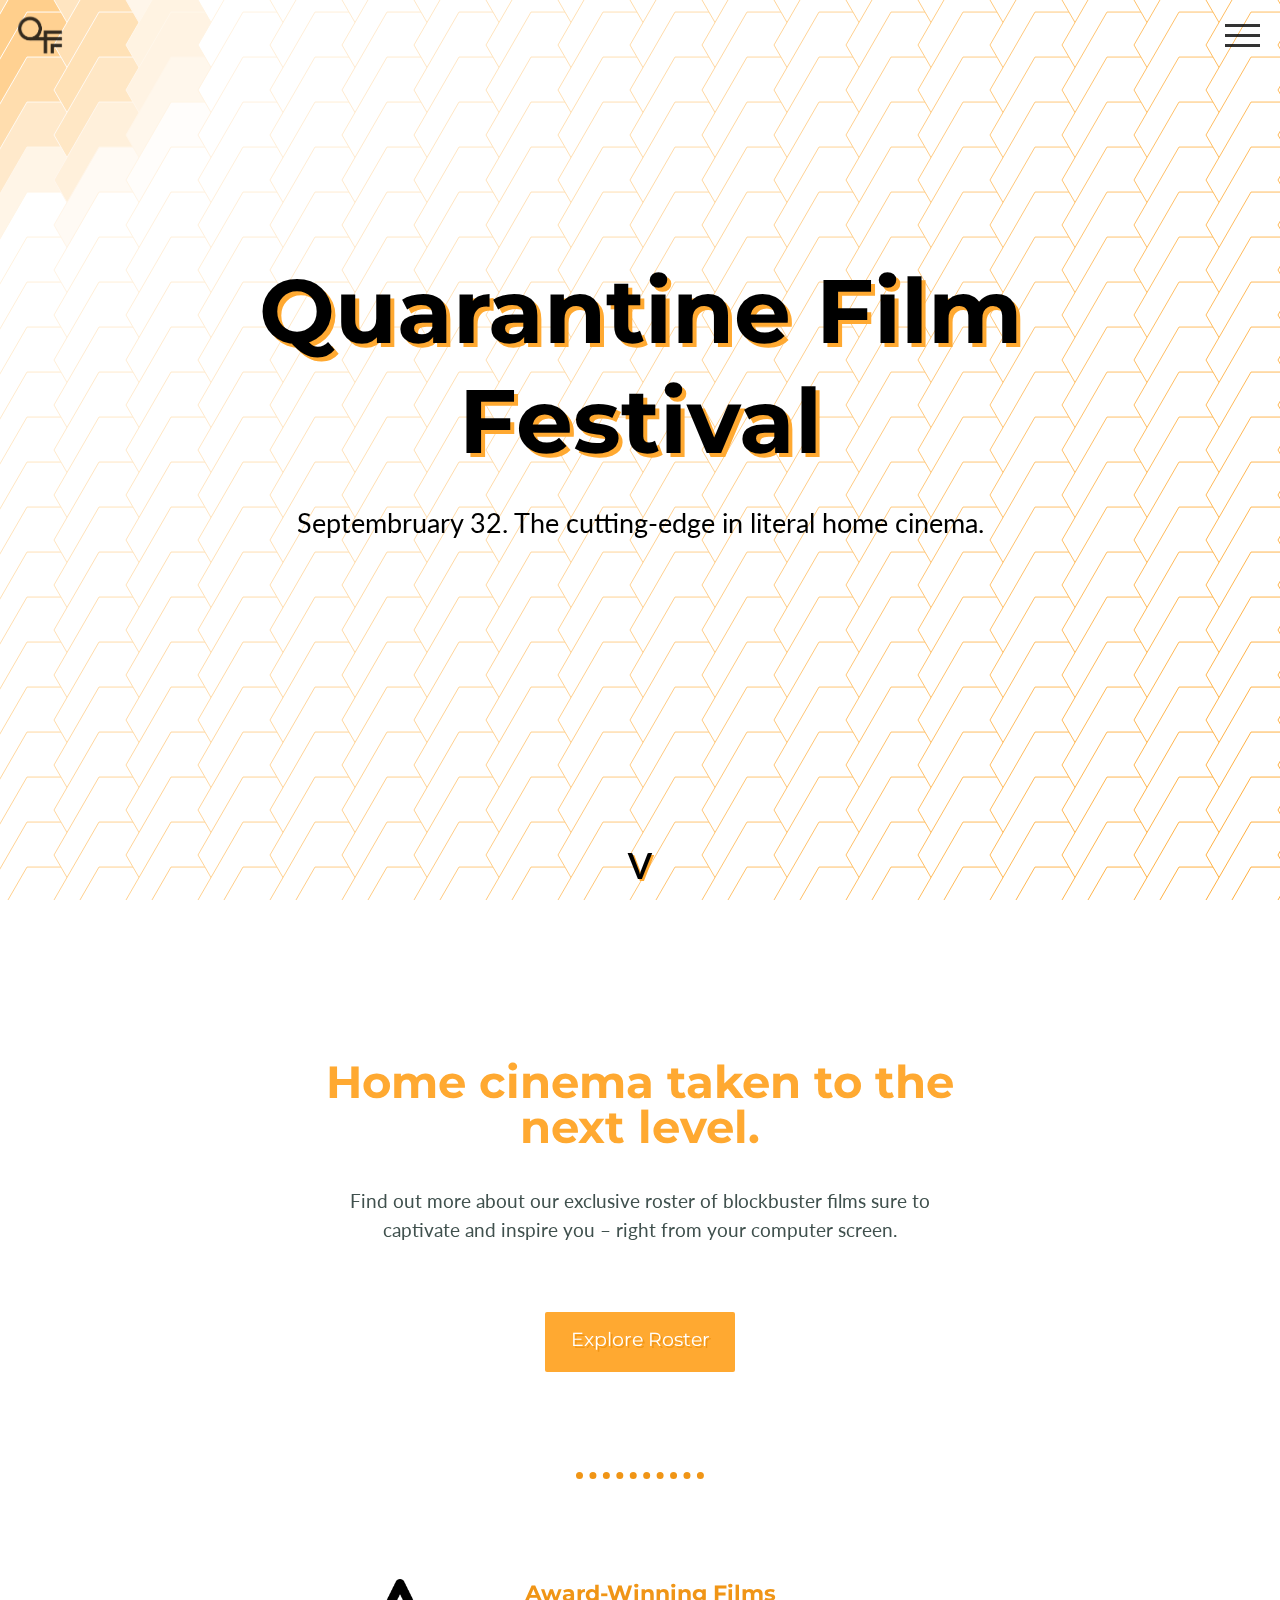
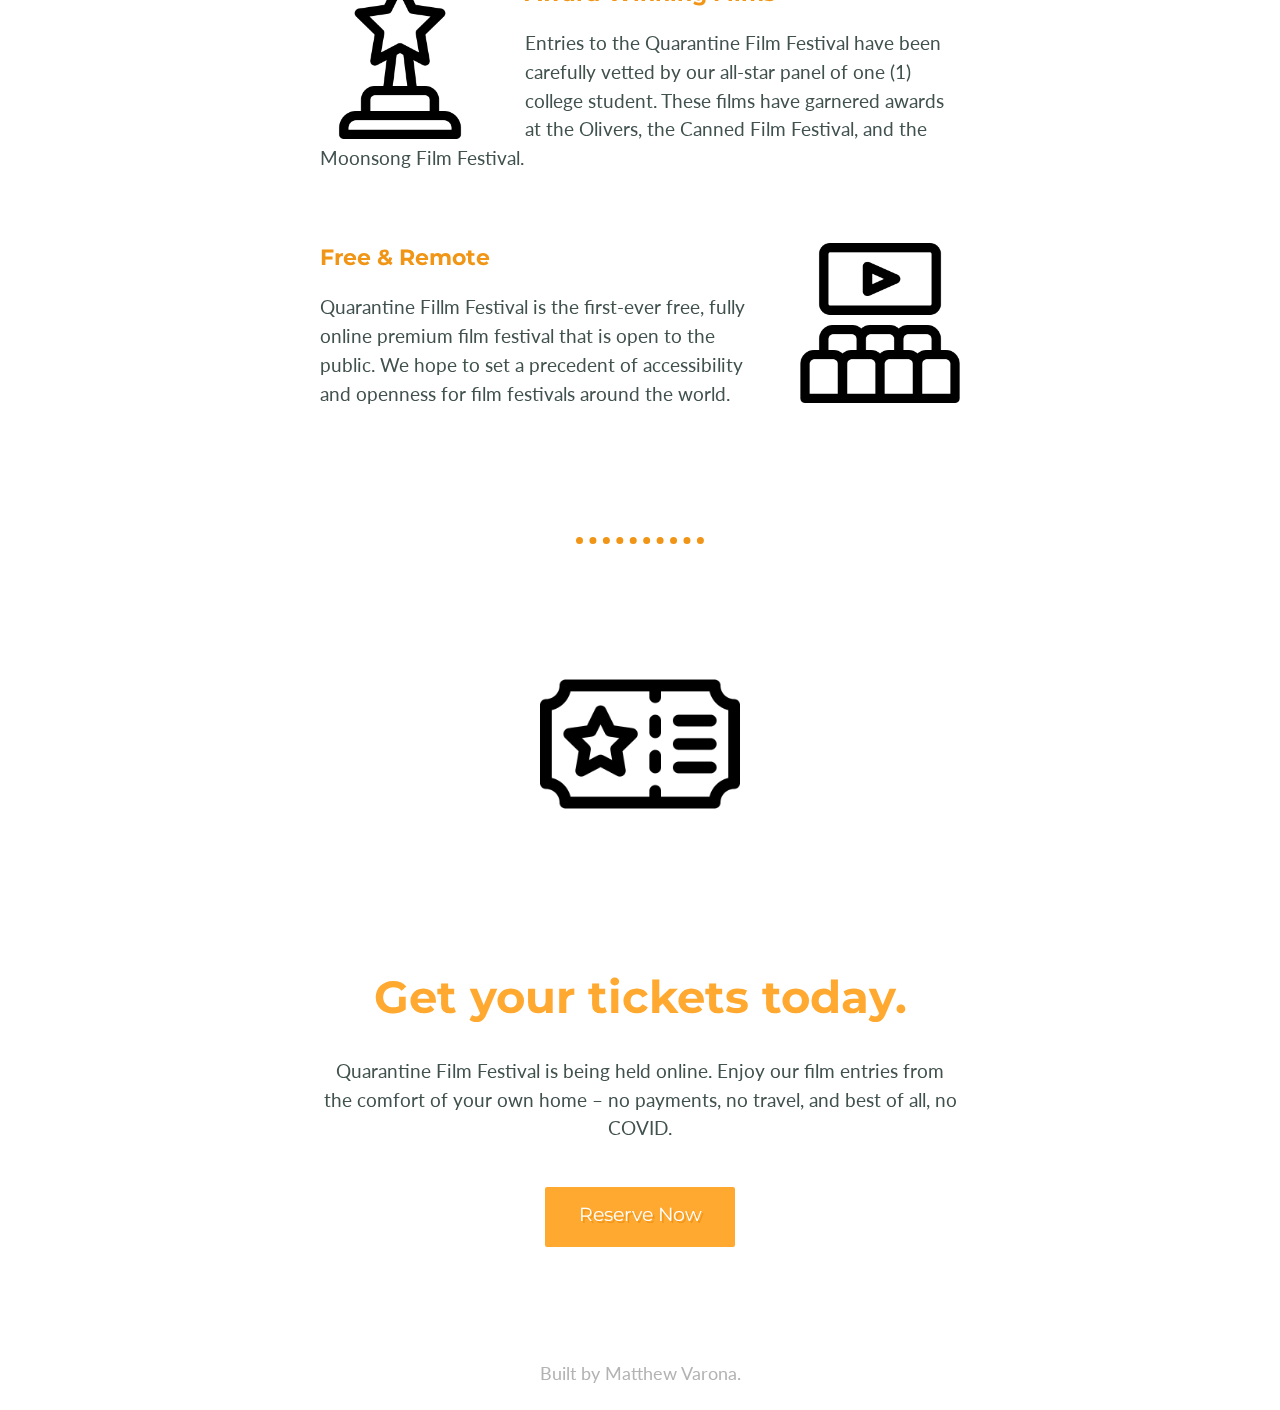
<file: index.html>
<!DOCTYPE html>
<html lang="en">
  <head>
    <meta charset="utf-8">
    <title>Quarantine Film Festival</title>
    <link rel="stylesheet" href="css/master.css">
    <link rel="icon" href="media/favicon.ico">
    <link href="https://fonts.googleapis.com/css?family=Lato|Montserrat&display=swap" rel="stylesheet">
    <script src="libraries/p5.js"></script>
    <script src="sketch.js"></script>
  </head>

  <body>
    <div class="navbar">
      <div class="burger">
        <div class="line line1"></div>
        <div class="line line2"></div>
        <div class="line line3"></div>
      </div>

      <ul class="nav-list">
        <li class="nav-item">
          <a href="index.html" class="nav-link">Home</a>
        </li>
        <li class="nav-item">
          <a href="about.html" class="nav-link">About</a>
        </li>
        <li class="nav-item">
          <a href="roster.html" class="nav-link">Roster</a>
        </li>
        <li class="nav-item">
          <a href="tickets.html" class="nav-link">Tickets</a>
        </li>
        <li class="nav-item">
          <a href="contact.html" class="nav-link">Contact</a>
        </li>
      </ul>

      <div class="logo">
        <a href="index.html"><img src="media/qff.png" width="50px"></a>
      </div>
    </div>

    <div class="top-container">
      <div class="title-text">
        <h1>Quarantine Film Festival</h1>
        <p>Septembruary 32. The cutting-edge in literal home cinema.</p>
      </div>
      <div class="scroll-down-arrow">
        <a href="#middle-of-page">v</a>
      </div>
    </div>

    <a name="middle-of-page"></a>
    <div class="middle-container">
      <div class="see-roster">
        <h2>Home cinema taken to the next level.</h2>
        <p>Find out more about our exclusive roster of blockbuster films sure to captivate and inspire you – right from your computer screen.</p>
        <br>
        <a class="btn" href="roster.html">Explore Roster</a>
      </div>
      <hr>
      <div class="more-info">
        <div class="info-row">
          <img id="awardimg" src="media/award.png" alt="">
          <h3>Award-Winning Films</h3>
          <p>Entries to the Quarantine Film Festival have been carefully vetted by our all-star panel of one (1) college student. These films have garnered awards at the Olivers, the Canned Film Festival, and the Moonsong Film Festival.</p>
        </div>
        <div class="info-row">
          <img id="freeimg" src="media/cinema.png" alt="">
          <h3>Free & Remote</h3>
          <p>Quarantine Fillm Festival is the first-ever free, fully online premium film festival that is open to the public. We hope to set a precedent of accessibility and openness for film festivals around the world.</p>
        </div>
      </div>
      <hr>
      <div class="reserve-bot">
        <img src="media/movie-ticket.png" alt="" id="ticketpic">
        <h2>Get your tickets today.</h2>
        <p>Quarantine Film Festival is being held online. Enjoy our film entries from the comfort of your own home – no payments, no travel, and best of all, no COVID.</p>
        <a class="btn" href="tickets.html">Reserve Now</a>
      </div>
    </div>
    <div class="bottom-container">
      <p class="built">Built by Matthew Varona.</p>
    </div>

    <script src="nav.js"></script>
  </body>
</html>
</file>
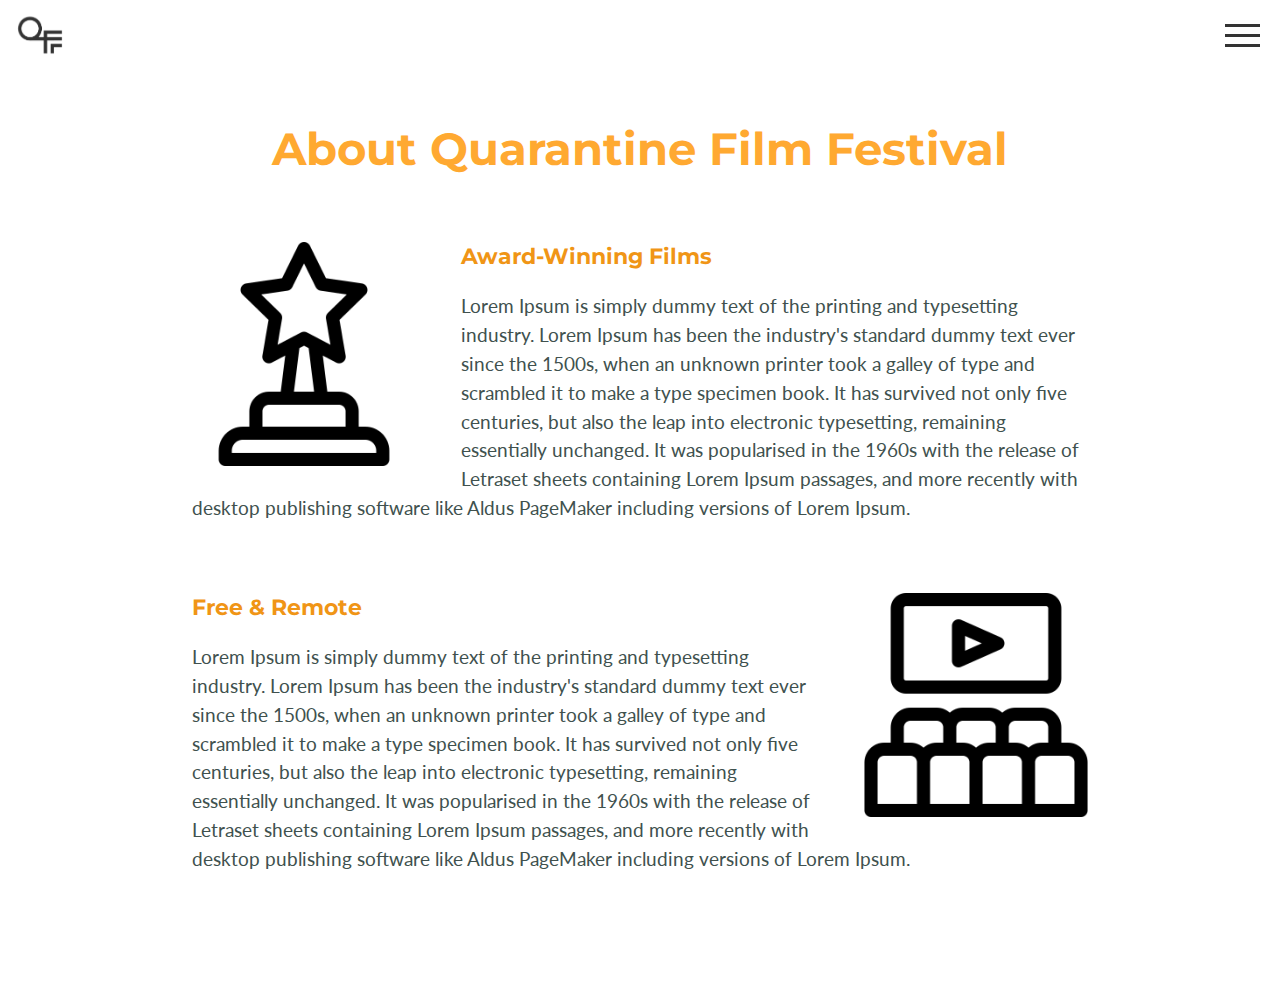
<file: about.html>
<!DOCTYPE html>
<!DOCTYPE html>
<html lang="en">
  <head>
    <meta charset="utf-8">
    <title>Quarantine Film Festival</title>
    <link rel="stylesheet" href="css/master.css">
    <link rel="icon" href="media/favicon.ico">
    <link href="https://fonts.googleapis.com/css?family=Lato|Montserrat&display=swap" rel="stylesheet">
  </head>

  <body>
    <div class="navbar">
      <div class="burger">
        <div class="line line1"></div>
        <div class="line line2"></div>
        <div class="line line3"></div>
      </div>

      <ul class="nav-list">
        <li class="nav-item">
          <a href="index.html" class="nav-link">Home</a>
        </li>
        <li class="nav-item">
          <a href="about.html" class="nav-link">About</a>
        </li>
        <li class="nav-item">
          <a href="roster.html" class="nav-link">Roster</a>
        </li>
        <li class="nav-item">
          <a href="tickets.html" class="nav-link">Tickets</a>
        </li>
        <li class="nav-item">
          <a href="contact.html" class="nav-link">Contact</a>
        </li>
      </ul>

      <div class="logo">
        <a href="index.html"><img src="media/qff.png" width="50px"></a>
      </div>
    </div>
    <script src="nav.js"></script>
    <div class="middle-container">
    	<h2>About Quarantine Film Festival</h2>
    	<div class="about">
	        <div class="about-row">
	          	<img id="awardimg" src="media/award.png" alt="">
	         	<h3>Award-Winning Films</h3>
	          	<p>Lorem Ipsum is simply dummy text of the printing and typesetting industry. Lorem Ipsum has been the industry's standard dummy text ever since the 1500s, when an unknown printer took a galley of type and scrambled it to make a type specimen book. It has survived not only five centuries, but also the leap into electronic typesetting, remaining essentially unchanged. It was popularised in the 1960s with the release of Letraset sheets containing Lorem Ipsum passages, and more recently with desktop publishing software like Aldus PageMaker including versions of Lorem Ipsum.</p>
	        </div>
	        <div class="about-row">
	          	<img id="freeimg" src="media/cinema.png" alt="">
	         	<h3>Free & Remote</h3>
	         	<p>Lorem Ipsum is simply dummy text of the printing and typesetting industry. Lorem Ipsum has been the industry's standard dummy text ever since the 1500s, when an unknown printer took a galley of type and scrambled it to make a type specimen book. It has survived not only five centuries, but also the leap into electronic typesetting, remaining essentially unchanged. It was popularised in the 1960s with the release of Letraset sheets containing Lorem Ipsum passages, and more recently with desktop publishing software like Aldus PageMaker including versions of Lorem Ipsum.</p>
	        </div>
      </div>
    </div>
  </body>
</file>
<file: css/master.css>
html{
  scroll-behavior: smooth;
}

body{
  margin: 0;
  text-align: center;
  font-family: 'Lato', serif;
  font-size: 1.2rem;
  background-color: white;
  color: #40514E;
}

h1{
  margin-top: 0;
  margin-bottom: 5px;
  font-family: 'Montserrat', sans-serif;
  text-shadow: 4px 4px #FFA931;
}

h2{
  font-size: 2.8rem;
  line-height: 1;
  color: #FFA931;
  font-family: 'Montserrat', sans-serif;
}

h3{
  color: #f09516;
  font-family: 'Montserrat', sans-serif;
}

hr{
  border: #f09516 7px;
  border-style: dotted none none;
  width: 10%;
  margin: 100px auto;
}

a{
  text-decoration: none;
  color: black;
}

p{
  line-height: 1.5;
}

.navbar{
  opacity: 0.8;
  position: fixed;
  text-align: left;
  width: 200px;
  height: 100vh;
  top: 0;
  right: -300px;
  background-color: #FFA931;
  display: flex;
  justify-content: center;
  align-items: center;
  transition: all 0.4s cubic-bezier(1, 0, 0, 1);
}

.open{
  right: 0px;
}

.burger{
  width: 35px;
  height: 30px;
  top: 20px;
  right: 20px;
  position: fixed;
  cursor: pointer;
  display: flex;
  flex-direction: column;
  justify-content: space-around;
}

.line{
  width: 100%;
  height: 3px;
  background-color: black;
  transition: all 0.4s;
}

.open .line1{
  transform: rotateZ(-45deg) translate(-8px, 6px);
}

.open .line2{
  opacity: 0;
}

.open .line3{
  transform: rotateZ(45deg) translate(-8px, -6px);
}

.logo{
  top: 0px;
  padding-top: 10px;
  padding-left: 5px;
  padding-right: 5px;
  left: 10px;
  position: fixed;
  cursor: pointer;
}

.nav-list{
  margin: 0;
  padding: 0;
  text-align: right;
  font-size: 3vh;
  list-style: none;
}

.nav-item{
  margin: 25px;
  position: relative;
}

.nav-item::before,
.nav-item::after{
  content: "";
  width: 100%;
  height: 2px;
  background-color: black;
  position: absolute;
  left: 0;
  transform: scaleX(0);
  transition: transform 0.5s;
}

.nav-item:hover::before,
.nav-item:hover::after{
  transform: scaleX(1);
}

.nav-item::after{
  bottom: 0;
  transform-origin: left;
}

.nav-item::before{
  top: 0;
  transform-origin: right;
}

.top-container{
  height: 100vh;
  font-weight: normal;
  /*border-bottom: 3px dotted black;*/
}

.scroll-down-arrow{
  color: black;
  animation: bounce 2s ease infinite;
  text-shadow: 2px 2px #FFA931;
  position: absolute;
  font-size: 50px;
  width: 60px;
  height: 40px;
  line-height: 40px;
  text-align: center;
  border-radius: 10px;
  bottom: 20px;
  left: 50%;
  margin-left: -30px;
}

.top-container p{
  font-size: 3vh;
}

@keyframes bounce {
  50% {
    transform: translateY(-50%);
  }
  100% {
    transform: translateY(0);
  }
}

.title-text{
  display: inline-block;
  width: 70%;
  padding-top: 20%;
  font-size: 5vh;
  color: black;
}

.see-roster{
  margin: 70px auto 70px auto;
  width: 50%;
  text-align: center;
}

#ticketpic{
  height: 200px;
  width: 200px;
}

.reserve-bot{
  margin: 10vh auto;
  width: 50%;
}

#awardimg{
  width: 25%;
  float: left;
  margin-right: 5vh;
}

#freeimg{
  width: 25%;
  float: right;
  margin-left: 5vh;
}

.more-info{
  margin-bottom: 10%;
}

.info-row{
  margin: 70px auto 70px auto;
  width: 50%;
  text-align: left;
}

.middle-container h2{
  padding-top: 10vh;
}

.about{
  margin-bottom: 10%;
}

.about-row{
  margin: 70px auto 70px auto;
  width: 70%;
  text-align: left;
}

#about-img1{
  width: 25%;
  float: right;
  margin-left: 5vh;
}

#about-img2{
  width: 25%;
  float: left;
  margin-left: 5vh;
}

.middle-container{
  background-color: white;
  margin: 0;
}

.bottom-container{
  padding: 5px;
}

.built{
  color: #b3b3b3;
  font-size: 2vh;
}

.btn {
	text-decoration:none;
	font-family:'Montserrat', sans-serif;
	background: #FFA931;
	border-radius: 2px;
	text-align: center;
	vertical-align: middle;
	display: inline-block;
	font-size: 1em;
	color: #ffffff;
	width: 160px;
	height: 30px;
	padding: 15px;
  margin-top: 25px;
	text-shadow: #f09516 2px 2px;
	border-color: #659dab;
	border-width: 0px;
	border-style: solid;
}

.btn:active {
	position:relative;
	top:3px
}

.btn:hover {
	background: #f09516;
  text-shadow: #FFA931 2px 2px;
}
</file>
